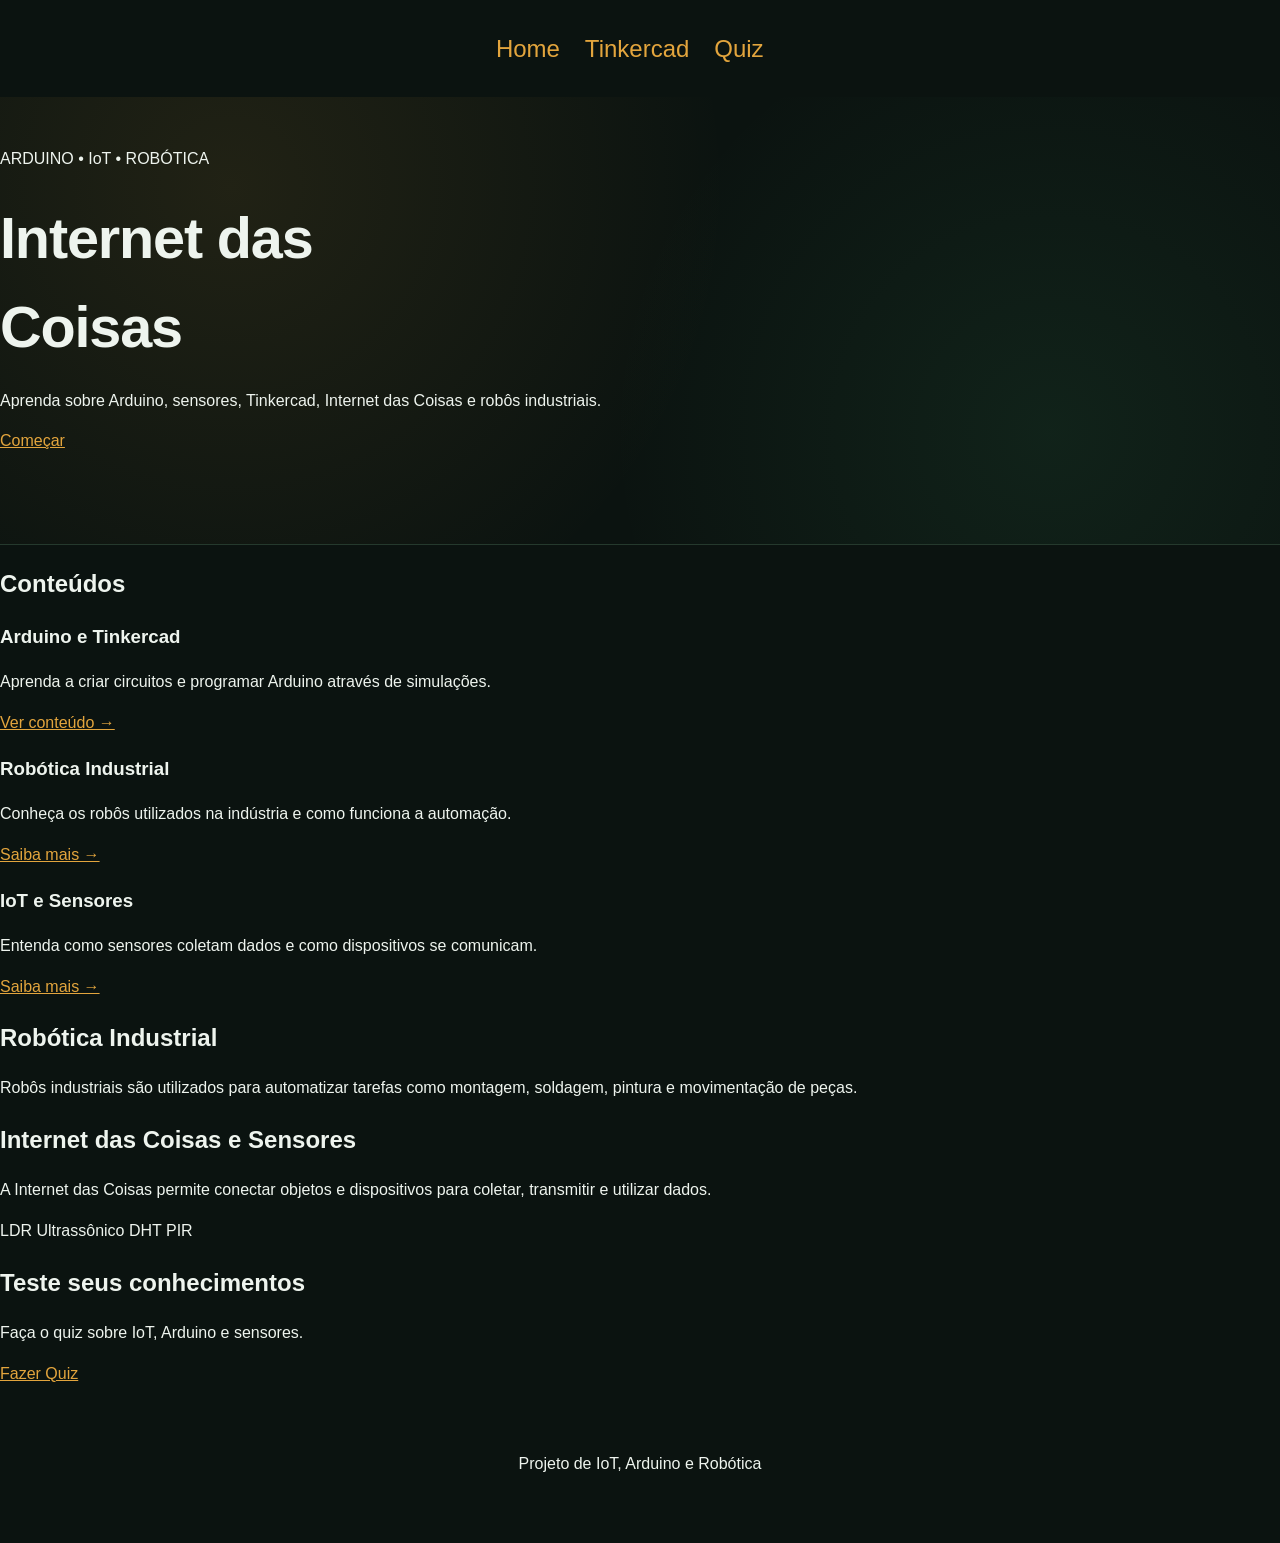
<file: index.html>
<!DOCTYPE html>
<html lang="pt-BR">

<head>
    <meta charset="UTF-8">
    <meta name="viewport" content="width=device-width, initial-scale=1.0">
    <link rel="stylesheet" href="./css/style.css">
    <title>IoT - Arduino e Robótica</title>
</head>

<body>

    <header>
        <nav>
            <a href="./index.html">Home</a> &emsp;
            <a href="./html/thinkercad.html">Tinkercad</a> &emsp;
            <a href="./html/quiz.html">Quiz</a> &emsp;
        </nav>
    </header>


    <main>

        <section class="hero">
            <span>ARDUINO • IoT • ROBÓTICA</span>

            <h1>
                Internet das Coisas
            </h1>

            <p>
                Aprenda sobre Arduino, sensores, Tinkercad,
                Internet das Coisas e robôs industriais.
            </p>

            <a class="botao" href="#conteudos">
                Começar
            </a>
        </section>


        <section id="conteudos">

            <h2>Conteúdos</h2>

            <div class="cards">

                <article>
                    <h3>Arduino e Tinkercad</h3>

                    <p>
                        Aprenda a criar circuitos e programar
                        Arduino através de simulações.
                    </p>

                    <a href="./html/thinkercad.html">
                        Ver conteúdo →
                    </a>
                </article>


                <article>
                    <h3>Robótica Industrial</h3>

                    <p>
                        Conheça os robôs utilizados na indústria
                        e como funciona a automação.
                    </p>

                    <a href="#robotica">
                        Saiba mais →
                    </a>
                </article>


                <article>
                    <h3>IoT e Sensores</h3>

                    <p>
                        Entenda como sensores coletam dados
                        e como dispositivos se comunicam.
                    </p>

                    <a href="#iot">
                        Saiba mais →
                    </a>
                </article>

            </div>

        </section>


        <section id="robotica" class="conteudo">

            <h2>Robótica Industrial</h2>

            <p>
                Robôs industriais são utilizados para automatizar
                tarefas como montagem, soldagem, pintura e movimentação
                de peças.
            </p>

        </section>


        <section id="iot" class="conteudo">

            <h2>Internet das Coisas e Sensores</h2>

            <p>
                A Internet das Coisas permite conectar objetos e
                dispositivos para coletar, transmitir e utilizar dados.
            </p>

            <div class="sensores">
                <span>LDR</span>
                <span>Ultrassônico</span>
                <span>DHT</span>
                <span>PIR</span>
            </div>

        </section>


        <section class="quiz">

            <h2>Teste seus conhecimentos</h2>

            <p>
                Faça o quiz sobre IoT, Arduino e sensores.
            </p>

            <a class="botao" href="./html/quiz.html">
                Fazer Quiz
            </a>

        </section>

    </main>


    <footer>
        <p>
            Projeto de IoT, Arduino e Robótica
        </p>
    </footer>


    <script src="./js/script.js"></script>

</body>

</html>
</file>
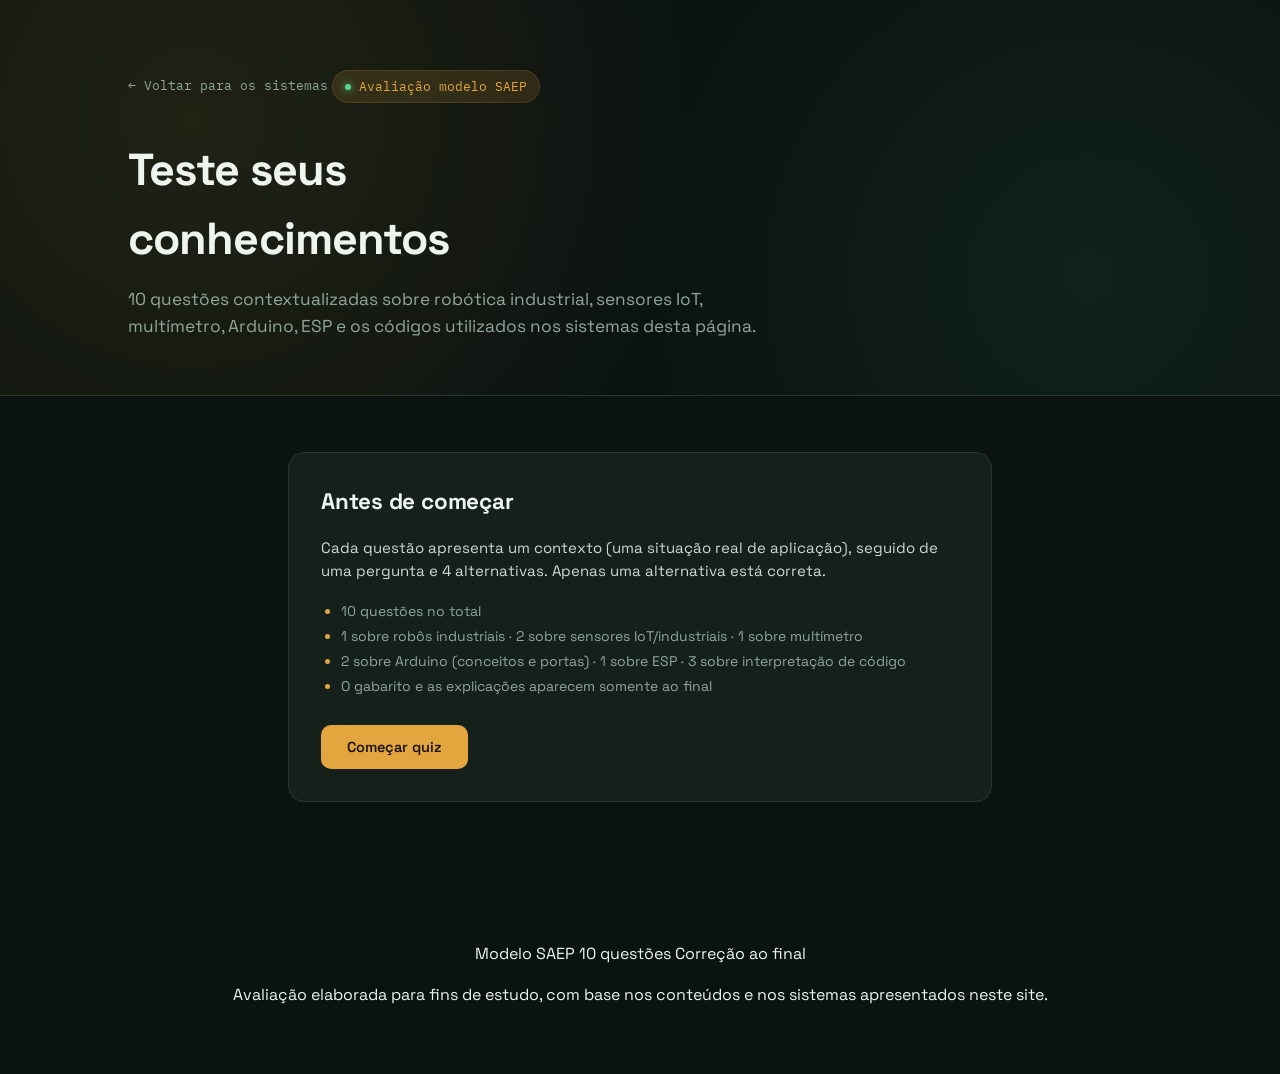
<file: quiz.html>
<!DOCTYPE html>
<html lang="pt-br">
<head>
<meta charset="UTF-8">
<meta name="viewport" content="width=device-width, initial-scale=1.0">
<title>Quiz SAEP — Sistemas Arduino</title>
<link rel="preconnect" href="https://fonts.googleapis.com">
<link rel="preconnect" href="https://fonts.gstatic.com" crossorigin>
<link href="https://fonts.googleapis.com/css2?family=Space+Grotesk:wght@400;500;600;700&family=IBM+Plex+Mono:wght@400;500;600&display=swap" rel="stylesheet">
<link rel="stylesheet" href="style.css">
<link rel="stylesheet" href="quiz.css">
</head>
<body>

  <header class="quiz-header">
    <div class="wrap">
      <a class="back-link" href="index.html">← Voltar para os sistemas</a>
      <span class="eyebrow-chip"><span class="dot"></span> Avaliação modelo SAEP</span>
      <h1>Teste seus conhecimentos</h1>
      <p class="lead">10 questões contextualizadas sobre robótica industrial, sensores IoT, multímetro, Arduino, ESP e os códigos utilizados nos sistemas desta página.</p>
    </div>
  </header>

  <main class="wrap quiz-main">

    <!-- ---------- TELA INICIAL ---------- -->
    <section id="intro-screen" class="quiz-card">
      <h2>Antes de começar</h2>
      <p>Cada questão apresenta um contexto (uma situação real de aplicação), seguido de uma pergunta e 4 alternativas. Apenas uma alternativa está correta.</p>
      <ul>
        <li>10 questões no total</li>
        <li>1 sobre robôs industriais · 2 sobre sensores IoT/industriais · 1 sobre multímetro</li>
        <li>2 sobre Arduino (conceitos e portas) · 1 sobre ESP · 3 sobre interpretação de código</li>
        <li>O gabarito e as explicações aparecem somente ao final</li>
      </ul>
      <button id="start-btn" class="btn-primary">Começar quiz</button>
    </section>

    <!-- ---------- TELA DA QUESTÃO ---------- -->
    <section id="quiz-screen" class="quiz-card" hidden>
      <div class="quiz-progress">
        <div class="progress-track"><div class="progress-fill" id="progress-fill"></div></div>
        <span id="progress-text">Questão 1 de 10</span>
      </div>

      <span class="tema-badge" id="tema-badge"></span>
      <div class="contexto-box" id="contexto-box"></div>
      <p class="pergunta" id="pergunta-text"></p>
      <div class="alternativas" id="alternativas-container"></div>

      <div class="quiz-nav">
        <button id="prev-btn" class="btn-secondary">Voltar</button>
        <button id="next-btn" class="btn-primary" disabled>Próxima</button>
      </div>
    </section>

    <!-- ---------- TELA DE RESULTADO ---------- -->
    <section id="result-screen" class="quiz-card" hidden>
      <h2>Resultado</h2>
      <div class="score-box">
        <span class="score-number" id="score-number">0/10</span>
        <span class="score-label" id="score-label"></span>
      </div>
      <button id="restart-btn" class="btn-secondary">Refazer quiz</button>
      <div class="review-list" id="review-list"></div>
    </section>

  </main>

  <footer>
    <div class="badges">
      <span class="meta-pill">Modelo SAEP</span>
      <span class="meta-pill">10 questões</span>
      <span class="meta-pill">Correção ao final</span>
    </div>
    <p>Avaliação elaborada para fins de estudo, com base nos conteúdos e nos sistemas apresentados neste site.</p>
  </footer>

<script src="quiz.js"></script>
</body>
</html>
</file>
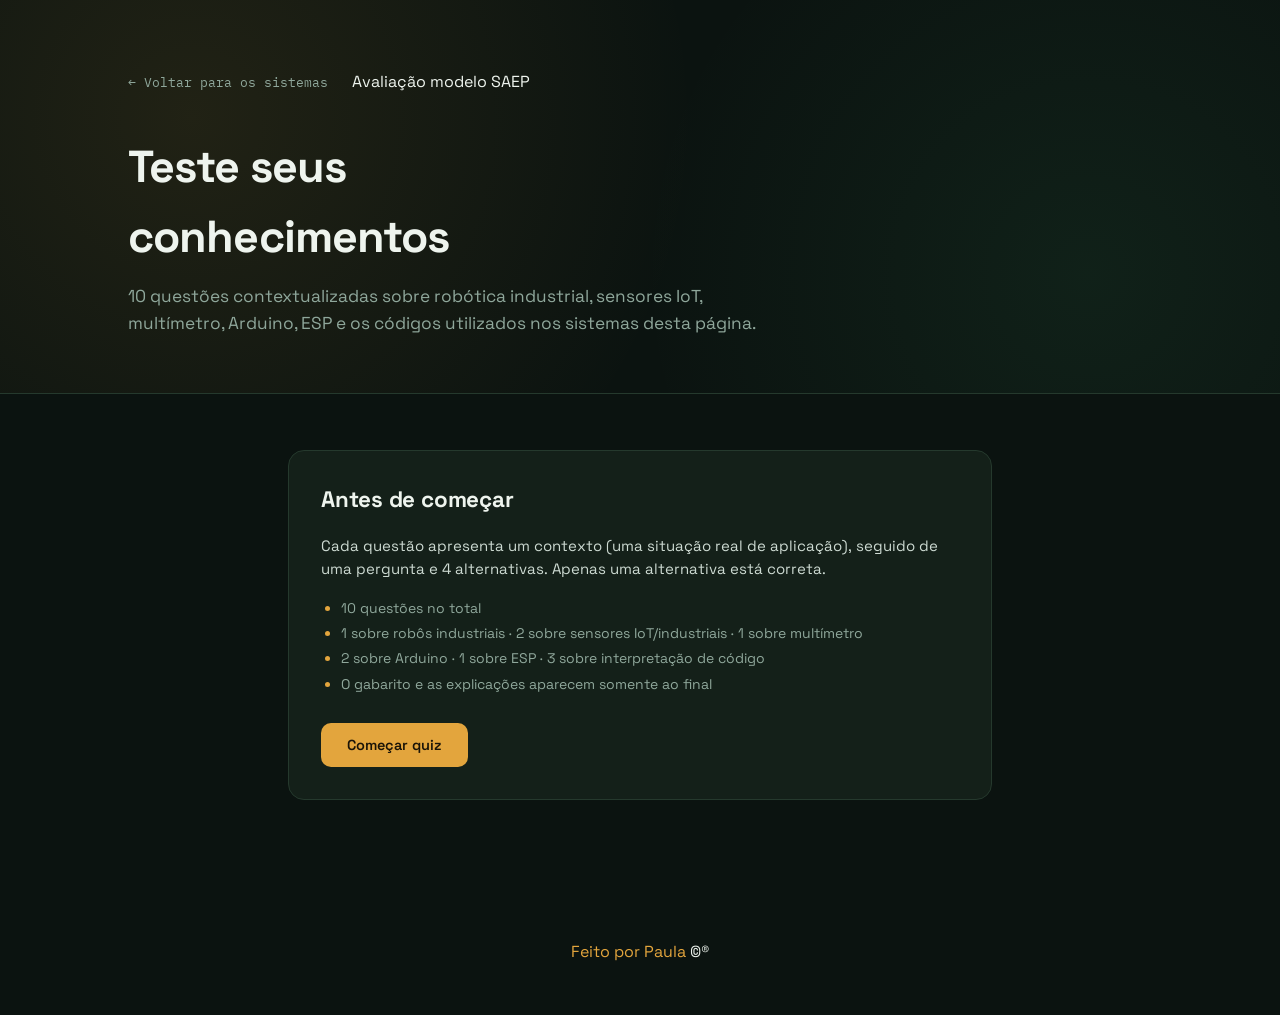
<file: html/quiz.html>
<!DOCTYPE html>
<html lang="pt-br">
<head>
<meta charset="UTF-8">
<meta name="viewport" content="width=device-width, initial-scale=1.0">
<title>Quiz SAEP — Sistemas Arduino</title>
<link rel="preconnect" href="https://fonts.googleapis.com">
<link rel="preconnect" href="https://fonts.gstatic.com" crossorigin>
<link href="https://fonts.googleapis.com/css2?family=Space+Grotesk:wght@400;500;600;700&family=IBM+Plex+Mono:wght@400;500;600&display=swap" rel="stylesheet">
<script src="../js/quiz.js"defer></script>
<link rel="stylesheet" href="../css/style.css">
<link rel="stylesheet" href="../css/quiz.css">
</head>
<body>
  <header class="quiz-header">
    <div class="wrap">
      <a class="back-link" href="../index.html">← Voltar para os sistemas</a> &emsp;
      </span> Avaliação modelo SAEP</span>
      <h1>Teste seus conhecimentos</h1>
      <p class="lead">10 questões contextualizadas sobre robótica industrial, sensores IoT, multímetro, Arduino, ESP e os códigos utilizados nos sistemas desta página.</p>
    </div>
  </header>

  <main class="wrap quiz-main">

    <!-- ---------- TELA INICIAL ---------- -->
    <section id="intro-screen" class="quiz-card">
      <h2>Antes de começar</h2>
      <p>Cada questão apresenta um contexto (uma situação real de aplicação), seguido de uma pergunta e 4 alternativas. Apenas uma alternativa está correta.</p>
      <ul>
        <li>10 questões no total</li>
        <li>1 sobre robôs industriais · 2 sobre sensores IoT/industriais · 1 sobre multímetro</li>
        <li>2 sobre Arduino · 1 sobre ESP · 3 sobre interpretação de código</li>
        <li>O gabarito e as explicações aparecem somente ao final</li>
      </ul>
      <button id="start-btn" class="btn-primary">Começar quiz</button>
    </section>

    <!-- ---------- TELA DA QUESTÃO ---------- -->
    <section id="quiz-screen" class="quiz-card" hidden>
      <div class="quiz-progress">
        <div class="progress-track"><div class="progress-fill" id="progress-fill"></div></div>
        <span id="progress-text">Questão 1 de 10</span>
      </div>

      <span class="tema-badge" id="tema-badge"></span>
      <div class="contexto-box" id="contexto-box"></div>
      <p class="pergunta" id="pergunta-text"></p>
      <div class="alternativas" id="alternativas-container"></div>

      <div class="quiz-nav">
        <button id="prev-btn" class="btn-secondary">Voltar</button>
        <button id="next-btn" class="btn-primary" disabled>Próxima</button>
      </div>
    </section>

    <!-- ---------- TELA DE RESULTADO ---------- -->
    <section id="result-screen" class="quiz-card" hidden>
      <h2>Resultado</h2>
      <div class="score-box">
        <span class="score-number" id="score-number">0/10</span>
        <span class="score-label" id="score-label"></span>
      </div>
      <button id="restart-btn" class="btn-secondary">Refazer quiz</button>
      <div class="review-list" id="review-list"></div>
    </section>

  </main>

  <footer>
    <div class="badges">
      <a>Feito por Paula </a>&copy;&reg;
    </div>
  </footer>
</body>
</html>
</file>
<file: css/style.css>
/* =========================================================
   Sistemas Arduino — Tinkercad + Testes Físicos
   Folha de estilos
   ========================================================= */

:root{
  --bg:#0b1310;
  --bg-elev:#0f1a15;
  --panel:#142019;
  --panel-2:#0f1913;
  --border:#25392d;
  --text:#eef4ee;
  --muted:#8fa79b;
  --amber:#e3a53d;
  --amber-soft:rgba(227,165,61,.14);
  --green:#54d98c;
  --red:#ef5a4c;
  --yellow:#f0c94d;
  --mono:'IBM Plex Mono', monospace;
  --sans:'Space Grotesk', sans-serif;
}

*{box-sizing:border-box;}
html{scroll-behavior:smooth;}
body{
  margin:0;
  background:var(--bg);
  color:var(--text);
  font-family:var(--sans);
  line-height:1.55;
  -webkit-font-smoothing:antialiased;
}
::selection{background:var(--amber);color:#12190f;}

a{color:var(--amber);}

img,svg{display:block;}

.wrap{
  max-width:1080px;
  margin:0 auto;
  padding:0 28px;
}

/* ---------- HERO ---------- */
.hero{
  position:relative;
  overflow:hidden;
  padding:50px 0 90px;
  background:
    radial-gradient(circle at 18% 20%, rgba(227,165,61,.10), transparent 45%),
    radial-gradient(circle at 82% 75%, rgba(84,217,140,.08), transparent 40%),
    var(--bg);
  border-bottom:1px solid var(--border);
}
nav{
  text-align: center;
  padding: 30px 0 30px;
}
nav a{
  text-decoration: none;
  font-size: 1.5rem;
}
nav a:hover{
  color: var(--green);
}
.hero::before{
  content:"";
  /* position:absolute; */
  inset:0;
  opacity:.5;
  mask-image: radial-gradient(ellipse at 50% 20%, black 0%, transparent 70%);
}
.hero-inner{position:relative;}
@keyframes pulse{
  0%,100%{opacity:1;}
  50%{opacity:.35;}
}
.hero h1{
  font-size:clamp(2.2rem, 5vw, 3.6rem);
  font-weight:700;
  letter-spacing:-.02em;
  margin:22px 0 16px;
  max-width:14ch;
}
.hero p.lead{
  color:var(--muted);
  font-size:clamp(1rem, 1.6vw, 1.18rem);
  max-width:56ch;
  margin:0 0 34px;
}
.hero-meta{
  display:flex;
  flex-wrap:wrap;
  gap:10px;
}


/* ---------- NAV ---------- */
.toc{
  position:sticky;
  top:0;
  z-index:20;
  background:rgba(11,19,16,.86);
  backdrop-filter:blur(10px);
  border-bottom:1px solid var(--border);
}
.toc-inner{
  max-width:1080px;
  margin:0 auto;
  padding:0 28px;
  display:flex;
  gap:6px;
  overflow-x:auto;
}
.toc a{
  display:block;
  white-space:nowrap;
  padding:16px 16px;
  font-size:14px;
  color:var(--muted);
  text-decoration:none;
  border-bottom:2px solid transparent;
  transition:color .15s, border-color .15s;
}
.toc a:hover{color:var(--text); border-color:var(--amber-soft);}

/* ---------- SYSTEM SECTIONS ---------- */
.sistema{
  padding:90px 0 0;
  border-bottom:1px solid var(--border);
}
.sistema:last-of-type{border-bottom:none;}

.sis-head{
  display:flex;
  align-items:baseline;
  gap:16px;
  margin-bottom:8px;
}
.sis-num{
  font-family:var(--mono);
  color:var(--amber);
  font-size:14px;
  letter-spacing:.02em;
}
.sistema h2{
  font-size:clamp(1.5rem, 3vw, 2.1rem);
  margin:0;
  letter-spacing:-.01em;
}
.sis-tag{
  color:var(--muted);
  font-size:15px;
  max-width:70ch;
  margin:10px 0 36px;
}

.grid-2{
  display:grid;
  grid-template-columns:1.05fr .95fr;
  gap:32px;
  align-items:start;
}
@media (max-width:860px){
  .grid-2{grid-template-columns:1fr;}
}

.panel{
  background:var(--panel);
  border:1px solid var(--border);
  border-radius:14px;
  padding:22px 24px;
}

.panel h3{
  font-size:15px;
  margin:0 0 14px;
  color:var(--text);
  font-weight:600;
}
.panel h3 .fn{
  color:var(--muted);
  font-weight:400;
  font-family:var(--mono);
  font-size:12.5px;
  margin-left:8px;
}

.desc p{
  color:#cddad2;
  font-size:15px;
  margin:0 0 14px;
}
.sensor-list{
  list-style:none;
  padding:0;
  margin:0 0 4px;
  display:flex;
  flex-direction:column;
  gap:8px;
}
.sensor-list li{
  font-size:13.5px;
  color:var(--muted);
  display:flex;
  gap:10px;
}
.sensor-list li b{color:var(--text); font-weight:600; min-width:auto;}

/* logic table */
.logic{
  margin-top:18px;
  border-top:1px solid var(--border);
  padding-top:16px;
}
.logic-row{
  display:flex;
  justify-content:space-between;
  gap:14px;
  padding:8px 0;
  font-size:13.5px;
  border-bottom:1px dashed var(--border);
}
.logic-row:last-child{border-bottom:none;}
.logic-row .cond{color:#cddad2;}
.logic-row .out{
  font-family:var(--mono);
  color:var(--amber);
  white-space:nowrap;
}

/* video box */
.video-box{
  background:var(--panel-2);
  border:1px dashed var(--border);
  border-radius:14px;
  aspect-ratio:16/10;
  display:flex;
  flex-direction:column;
  align-items:center;
  justify-content:center;
  text-align:center;
  gap:10px;
  padding:24px;
}
.video-box svg{opacity:.5;}
.video-box p{
  margin:0;
  font-size:14px;
  color:var(--muted);
}
.video-box video{
  font-family:var(--mono);
  display: flex;
  align-self: center;
  font-size:11.5px;
  color:#5f7469;
  max-width:500px;
}

/* simulator */
.sim{
  margin-top:18px;
  border-top:1px solid var(--border);
  padding-top:18px;
  display:flex;
  flex-direction:column;
  gap:14px;
}
.sim label{
  display:flex;
  justify-content:space-between;
  font-size:12.5px;
  font-family:var(--mono);
  color:var(--muted);
  margin-bottom:6px;
}
.sim label span{color:var(--amber);}
.sim input[type=range]{
  width:100%;
  accent-color:var(--amber);
}
.btn-toggle{
  align-self:flex-start;
  font-family:var(--mono);
  font-size:13px;
  background:var(--bg-elev);
  border:1px solid var(--border);
  color:var(--text);
  padding:9px 14px;
  border-radius:8px;
  cursor:pointer;
}
.btn-toggle:hover{border-color:var(--amber);}
.btn-toggle span{color:var(--amber); font-weight:600;}

.sim-result{
  display:flex;
  align-items:center;
  gap:12px;
  background:var(--bg-elev);
  border:1px solid var(--border);
  border-radius:10px;
  padding:12px 14px;
}
.led{
  width:16px;height:16px;
  border-radius:50%;
  background:#2a352d;
  border:1px solid var(--border);
  transition:background .1s, box-shadow .1s;
  flex-shrink:0;
}
.led.on{background:var(--green); box-shadow:0 0 14px var(--green);}
.led.on.red{background:var(--red); box-shadow:0 0 14px var(--red);}
.led.on.yellow{background:var(--yellow); box-shadow:0 0 14px var(--yellow);}
#status1, #status2{font-size:13.5px; color:var(--muted);}

.leds3{gap:18px;}
.led-trio{display:flex; align-items:center; gap:6px; font-family:var(--mono); font-size:12px; color:var(--muted);}

/* code panel */
.code-panel{
  margin-top:28px;
  background:var(--panel-2);
  border:1px solid var(--border);
  border-radius:14px;
  overflow:hidden;
}
.code-bar{
  display:flex;
  align-items:center;
  justify-content:space-between;
  padding:12px 18px;
  border-bottom:1px solid var(--border);
  background:var(--panel);
}
.code-bar .fname{
  font-family:var(--mono);
  font-size:13px;
  color:var(--muted);
}
.code-bar .fname b{color:var(--text);}
.copy-btn{
  font-family:var(--mono);
  font-size:12px;
  background:transparent;
  border:1px solid var(--border);
  color:var(--muted);
  padding:6px 12px;
  border-radius:7px;
  cursor:pointer;
  transition:.15s;
}
.copy-btn:hover{color:var(--amber); border-color:var(--amber);}
.copy-btn.done{color:var(--green); border-color:var(--green);}

pre{
  margin:0;
  padding:20px 22px;
  overflow-x:auto;
  max-height:480px;
}
pre code{
  font-family:var(--mono);
  font-size:13px;
  line-height:1.65;
  color:#cfe3d6;
  white-space:pre;
}

/* footer */
footer{
  padding:50px 0 50px;
  text-align:center;
}

@media (prefers-reduced-motion: reduce){
  *{animation-duration:0.001ms !important; animation-iteration-count:1 !important; transition-duration:0.001ms !important;}
  html{scroll-behavior:auto;}
}
 
/* =========================================================
   HOME — estilos adicionais
   Não remover os estilos acima.
   ========================================================= */

.home-hero {
    padding: 90px 0;
}

.home-hero span {
    color: var(--amber);
    font-family: var(--mono);
    font-size: 13px;
}

.home-hero h1 {
align-self: center;    
max-width: 700px;
    font-size: clamp(2.4rem, 5vw, 3.5rem);
}

.home-hero p {
    max-width: 600px;
    color: var(--muted);
    font-size: 18px;
}

.home-btn {
    display: inline-block;
    margin-top: 20px;
    padding: 12px 22px;

    background: var(--amber);
    color: #171208;

    border-radius: 8px;
    text-decoration: none;
    font-weight: 600;
}

.home-btn:hover {
    filter: brightness(1.1);
}


/* CARDS DA HOME */

.home-cards {
    display: grid;
    grid-template-columns: repeat(3, 1fr);
    gap: 20px;
}

.home-card {
    padding: 24px;

    background: var(--panel);
    border: 1px solid var(--border);
    border-radius: 12px;
}

.home-card h3 {
    margin-top: 0;
}

.home-card p {
    color: var(--muted);
    line-height: 1.6;
}

.home-card a {
    color: var(--amber);
    text-decoration: none;
}


/* SEÇÕES DA HOME */

.home-section {
    padding: 60px 0;
    border-bottom: 1px solid var(--border);
}

.home-section p {
    max-width: 700px;
    color: var(--muted);
    line-height: 1.6;
}


/* SENSORES */

.home-sensors {
    display: flex;
    flex-wrap: wrap;
    gap: 10px;
    margin-top: 20px;
}

.home-sensors span {
    padding: 8px 14px;

    color: var(--green);

    background: var(--panel);
    border: 1px solid var(--border);
    border-radius: 20px;

    font-family: var(--mono);
    font-size: 12px;
}


/* QUIZ */

.home-quiz {
    margin: 60px 0;
    padding: 40px;

    text-align: center;

    background: var(--panel);
    border: 1px solid var(--border);
    border-radius: 14px;
}

.home-quiz p {
    max-width: 600px;
    margin: 0 auto;
    color: var(--muted);
}


/* RESPONSIVO */

@media (max-width: 700px) {

    .home-cards {
        grid-template-columns: 1fr;
    }

    .home-hero {
        padding: 60px 0;
    }

    .home-hero h1 {
        font-size: 2.3rem;
    }

}
</file>
<file: style.css>
/* =========================================================
   Sistemas Arduino — Tinkercad + Testes Físicos
   Folha de estilos
   ========================================================= */

:root{
  --bg:#0b1310;
  --bg-elev:#0f1a15;
  --panel:#142019;
  --panel-2:#0f1913;
  --border:#25392d;
  --text:#eef4ee;
  --muted:#8fa79b;
  --amber:#e3a53d;
  --amber-soft:rgba(227,165,61,.14);
  --green:#54d98c;
  --red:#ef5a4c;
  --yellow:#f0c94d;
  --mono:'IBM Plex Mono', monospace;
  --sans:'Space Grotesk', sans-serif;
}

*{box-sizing:border-box;}
html{scroll-behavior:smooth;}
body{
  margin:0;
  background:var(--bg);
  color:var(--text);
  font-family:var(--sans);
  line-height:1.55;
  -webkit-font-smoothing:antialiased;
}
::selection{background:var(--amber);color:#12190f;}

a{color:var(--amber);}

img,svg{display:block;}

.wrap{
  max-width:1080px;
  margin:0 auto;
  padding:0 28px;
}

/* ---------- HERO ---------- */
.hero{
  position:relative;
  overflow:hidden;
  padding:120px 0 90px;
  background:
    radial-gradient(circle at 18% 20%, rgba(227,165,61,.10), transparent 45%),
    radial-gradient(circle at 82% 75%, rgba(84,217,140,.08), transparent 40%),
    var(--bg);
  border-bottom:1px solid var(--border);
}
.hero::before{
  content:"";
  position:absolute;
  inset:0;
  opacity:.5;
  mask-image: radial-gradient(ellipse at 50% 20%, black 0%, transparent 70%);
}
.hero-inner{position:relative;}
.eyebrow-chip{
  display:inline-flex;
  align-items:center;
  gap:8px;
  font-family:var(--mono);
  font-size:12.5px;
  color:var(--amber);
  border:1px solid var(--amber-soft);
  background:var(--amber-soft);
  padding:6px 12px;
  border-radius:999px;
}
.eyebrow-chip .dot{
  width:6px;height:6px;border-radius:50%;
  background:var(--green);
  box-shadow:0 0 8px var(--green);
  animation:pulse 2s ease-in-out infinite;
}
@keyframes pulse{
  0%,100%{opacity:1;}
  50%{opacity:.35;}
}
.hero h1{
  font-size:clamp(2.2rem, 5vw, 3.6rem);
  font-weight:700;
  letter-spacing:-.02em;
  margin:22px 0 16px;
  max-width:14ch;
}
.hero p.lead{
  color:var(--muted);
  font-size:clamp(1rem, 1.6vw, 1.18rem);
  max-width:56ch;
  margin:0 0 34px;
}
.hero-meta{
  display:flex;
  flex-wrap:wrap;
  gap:10px;
}


/* ---------- NAV ---------- */
.toc{
  position:sticky;
  top:0;
  z-index:20;
  background:rgba(11,19,16,.86);
  backdrop-filter:blur(10px);
  border-bottom:1px solid var(--border);
}
.toc-inner{
  max-width:1080px;
  margin:0 auto;
  padding:0 28px;
  display:flex;
  gap:6px;
  overflow-x:auto;
}
.toc a{
  display:block;
  white-space:nowrap;
  padding:16px 16px;
  font-size:14px;
  color:var(--muted);
  text-decoration:none;
  border-bottom:2px solid transparent;
  transition:color .15s, border-color .15s;
}
.toc a:hover{color:var(--text); border-color:var(--amber-soft);}

/* ---------- SYSTEM SECTIONS ---------- */
.sistema{
  padding:90px 0 0;
  border-bottom:1px solid var(--border);
}
.sistema:last-of-type{border-bottom:none;}

.sis-head{
  display:flex;
  align-items:baseline;
  gap:16px;
  margin-bottom:8px;
}
.sis-num{
  font-family:var(--mono);
  color:var(--amber);
  font-size:14px;
  letter-spacing:.02em;
}
.sistema h2{
  font-size:clamp(1.5rem, 3vw, 2.1rem);
  margin:0;
  letter-spacing:-.01em;
}
.sis-tag{
  color:var(--muted);
  font-size:15px;
  max-width:70ch;
  margin:10px 0 36px;
}

.grid-2{
  display:grid;
  grid-template-columns:1.05fr .95fr;
  gap:32px;
  align-items:start;
}
@media (max-width:860px){
  .grid-2{grid-template-columns:1fr;}
}

.panel{
  background:var(--panel);
  border:1px solid var(--border);
  border-radius:14px;
  padding:22px 24px;
}

.panel h3{
  font-size:15px;
  margin:0 0 14px;
  color:var(--text);
  font-weight:600;
}
.panel h3 .fn{
  color:var(--muted);
  font-weight:400;
  font-family:var(--mono);
  font-size:12.5px;
  margin-left:8px;
}

.desc p{
  color:#cddad2;
  font-size:15px;
  margin:0 0 14px;
}
.sensor-list{
  list-style:none;
  padding:0;
  margin:0 0 4px;
  display:flex;
  flex-direction:column;
  gap:8px;
}
.sensor-list li{
  font-size:13.5px;
  color:var(--muted);
  display:flex;
  gap:10px;
}
.sensor-list li b{color:var(--text); font-weight:600; min-width:auto;}

/* logic table */
.logic{
  margin-top:18px;
  border-top:1px solid var(--border);
  padding-top:16px;
}
.logic-row{
  display:flex;
  justify-content:space-between;
  gap:14px;
  padding:8px 0;
  font-size:13.5px;
  border-bottom:1px dashed var(--border);
}
.logic-row:last-child{border-bottom:none;}
.logic-row .cond{color:#cddad2;}
.logic-row .out{
  font-family:var(--mono);
  color:var(--amber);
  white-space:nowrap;
}

/* video box */
.video-box{
  background:var(--panel-2);
  border:1px dashed var(--border);
  border-radius:14px;
  aspect-ratio:16/10;
  display:flex;
  flex-direction:column;
  align-items:center;
  justify-content:center;
  text-align:center;
  gap:10px;
  padding:24px;
}
.video-box svg{opacity:.5;}
.video-box p{
  margin:0;
  font-size:14px;
  color:var(--muted);
}
.video-box video{
  font-family:var(--mono);
  display: flex;
  align-self: center;
  font-size:11.5px;
  color:#5f7469;
  max-width:500px;
}

/* simulator */
.sim{
  margin-top:18px;
  border-top:1px solid var(--border);
  padding-top:18px;
  display:flex;
  flex-direction:column;
  gap:14px;
}
.sim label{
  display:flex;
  justify-content:space-between;
  font-size:12.5px;
  font-family:var(--mono);
  color:var(--muted);
  margin-bottom:6px;
}
.sim label span{color:var(--amber);}
.sim input[type=range]{
  width:100%;
  accent-color:var(--amber);
}
.btn-toggle{
  align-self:flex-start;
  font-family:var(--mono);
  font-size:13px;
  background:var(--bg-elev);
  border:1px solid var(--border);
  color:var(--text);
  padding:9px 14px;
  border-radius:8px;
  cursor:pointer;
}
.btn-toggle:hover{border-color:var(--amber);}
.btn-toggle span{color:var(--amber); font-weight:600;}

.sim-result{
  display:flex;
  align-items:center;
  gap:12px;
  background:var(--bg-elev);
  border:1px solid var(--border);
  border-radius:10px;
  padding:12px 14px;
}
.led{
  width:16px;height:16px;
  border-radius:50%;
  background:#2a352d;
  border:1px solid var(--border);
  transition:background .1s, box-shadow .1s;
  flex-shrink:0;
}
.led.on{background:var(--green); box-shadow:0 0 14px var(--green);}
.led.on.red{background:var(--red); box-shadow:0 0 14px var(--red);}
.led.on.yellow{background:var(--yellow); box-shadow:0 0 14px var(--yellow);}
#status1, #status2{font-size:13.5px; color:var(--muted);}

.leds3{gap:18px;}
.led-trio{display:flex; align-items:center; gap:6px; font-family:var(--mono); font-size:12px; color:var(--muted);}

/* code panel */
.code-panel{
  margin-top:28px;
  background:var(--panel-2);
  border:1px solid var(--border);
  border-radius:14px;
  overflow:hidden;
}
.code-bar{
  display:flex;
  align-items:center;
  justify-content:space-between;
  padding:12px 18px;
  border-bottom:1px solid var(--border);
  background:var(--panel);
}
.code-bar .fname{
  font-family:var(--mono);
  font-size:13px;
  color:var(--muted);
}
.code-bar .fname b{color:var(--text);}
.copy-btn{
  font-family:var(--mono);
  font-size:12px;
  background:transparent;
  border:1px solid var(--border);
  color:var(--muted);
  padding:6px 12px;
  border-radius:7px;
  cursor:pointer;
  transition:.15s;
}
.copy-btn:hover{color:var(--amber); border-color:var(--amber);}
.copy-btn.done{color:var(--green); border-color:var(--green);}

pre{
  margin:0;
  padding:20px 22px;
  overflow-x:auto;
  max-height:480px;
}
pre code{
  font-family:var(--mono);
  font-size:13px;
  line-height:1.65;
  color:#cfe3d6;
  white-space:pre;
}

/* footer */
footer{
  padding:50px 0 50px;
  text-align:center;
}

@media (prefers-reduced-motion: reduce){
  *{animation-duration:0.001ms !important; animation-iteration-count:1 !important; transition-duration:0.001ms !important;}
  html{scroll-behavior:auto;}
}
</file>
<file: quiz.css>
/* =========================================================
   Quiz SAEP — estilos específicos desta página
   (usa as variáveis definidas em style.css)
   ========================================================= */

/* ---------- cabeçalho da página ---------- */
.quiz-header{
  position:relative;
  overflow:hidden;
  padding:70px 0 56px;
  background:
    radial-gradient(circle at 15% 30%, rgba(227,165,61,.10), transparent 45%),
    radial-gradient(circle at 85% 70%, rgba(84,217,140,.07), transparent 40%),
    var(--bg);
  border-bottom:1px solid var(--border);
}
.back-link{
  display:inline-flex;
  align-items:center;
  gap:6px;
  font-family:var(--mono);
  font-size:12.5px;
  color:var(--muted);
  text-decoration:none;
  margin-bottom:22px;
}
.back-link:hover{color:var(--amber);}
.quiz-header h1{
  font-size:clamp(1.9rem, 4.2vw, 2.8rem);
  font-weight:700;
  letter-spacing:-.02em;
  margin:18px 0 12px;
  max-width:18ch;
}
.quiz-header p.lead{
  color:var(--muted);
  font-size:clamp(.98rem, 1.4vw, 1.08rem);
  max-width:60ch;
  margin:0;
}

/* ---------- layout principal ---------- */
.quiz-main{
  padding:56px 28px 90px;
  max-width:760px;
}

.quiz-card{
  background:var(--panel);
  border:1px solid var(--border);
  border-radius:16px;
  padding:32px;
}
.quiz-card h2{
  margin:0 0 16px;
  font-size:1.4rem;
  letter-spacing:-.01em;
}
.quiz-card > p{
  color:#cddad2;
  font-size:15px;
  margin:0 0 16px;
}
.quiz-card ul{
  color:var(--muted);
  font-size:14px;
  line-height:1.8;
  margin:0 0 26px;
  padding-left:20px;
}
.quiz-card ul li::marker{color:var(--amber);}

/* ---------- botões ---------- */
.btn-primary{
  font-family:var(--sans);
  font-weight:600;
  font-size:14.5px;
  background:var(--amber);
  color:#1a1408;
  border:none;
  padding:13px 26px;
  border-radius:10px;
  cursor:pointer;
  transition:filter .15s, transform .15s;
}
.btn-primary:hover{filter:brightness(1.08);}
.btn-primary:disabled{
  background:var(--bg-elev);
  color:var(--muted);
  cursor:not-allowed;
  filter:none;
}
.btn-secondary{
  font-family:var(--sans);
  font-weight:600;
  font-size:14.5px;
  background:transparent;
  color:var(--text);
  border:1px solid var(--border);
  padding:12px 24px;
  border-radius:10px;
  cursor:pointer;
  transition:border-color .15s, color .15s;
}
.btn-secondary:hover{border-color:var(--amber); color:var(--amber);}

/* ---------- barra de progresso ---------- */
.quiz-progress{
  display:flex;
  align-items:center;
  gap:14px;
  margin-bottom:22px;
}
.progress-track{
  flex:1;
  height:6px;
  background:var(--bg-elev);
  border-radius:999px;
  overflow:hidden;
}
.progress-fill{
  height:100%;
  width:10%;
  background:var(--amber);
  border-radius:999px;
  transition:width .25s ease;
}
#progress-text{
  font-family:var(--mono);
  font-size:12.5px;
  color:var(--muted);
  white-space:nowrap;
}

/* ---------- badge de tema ---------- */
.tema-badge{
  display:inline-block;
  font-family:var(--mono);
  font-size:11.5px;
  color:var(--amber);
  background:var(--amber-soft);
  border:1px solid var(--amber-soft);
  padding:5px 11px;
  border-radius:999px;
  margin-bottom:18px;
}

/* ---------- contexto ---------- */
.contexto-box{
  background:var(--bg-elev);
  border-left:3px solid var(--amber);
  border-radius:0 10px 10px 0;
  padding:16px 18px;
  font-size:14px;
  color:var(--muted);
  line-height:1.7;
  margin-bottom:20px;
}
.contexto-box code{
  display:block;
  font-family:var(--mono);
  font-size:12.5px;
  color:#cfe3d6;
  background:var(--panel-2);
  border:1px solid var(--border);
  border-radius:8px;
  padding:12px 14px;
  margin-top:10px;
  white-space:pre;
  overflow-x:auto;
}

.pergunta{
  font-size:16.5px;
  font-weight:600;
  color:var(--text);
  margin:0 0 20px;
  line-height:1.5;
}

/* ---------- alternativas ---------- */
.alternativas{
  display:flex;
  flex-direction:column;
  gap:10px;
  margin-bottom:28px;
}
.alt-btn{
  display:flex;
  align-items:flex-start;
  gap:12px;
  text-align:left;
  background:var(--bg-elev);
  border:1px solid var(--border);
  border-radius:10px;
  padding:13px 16px;
  cursor:pointer;
  font-family:var(--sans);
  font-size:14px;
  color:#cddad2;
  transition:border-color .15s, background .15s;
}
.alt-btn:hover{border-color:var(--amber-soft);}
.alt-btn.selected{
  border-color:var(--amber);
  background:var(--amber-soft);
  color:var(--text);
}
.alt-letter{
  flex-shrink:0;
  width:24px; height:24px;
  border-radius:6px;
  background:var(--panel-2);
  border:1px solid var(--border);
  display:flex;
  align-items:center;
  justify-content:center;
  font-family:var(--mono);
  font-size:12px;
  color:var(--muted);
}
.alt-btn.selected .alt-letter{
  background:var(--amber);
  border-color:var(--amber);
  color:#1a1408;
}

.quiz-nav{
  display:flex;
  justify-content:space-between;
  gap:12px;
}

/* ---------- tela de resultado ---------- */
.score-box{
  display:flex;
  align-items:baseline;
  gap:12px;
  margin-bottom:22px;
}
.score-number{
  font-family:var(--mono);
  font-size:2.6rem;
  font-weight:600;
  color:var(--amber);
}
.score-label{
  color:var(--muted);
  font-size:14px;
}

.review-list{
  margin-top:30px;
  display:flex;
  flex-direction:column;
  gap:14px;
}
.review-item{
  background:var(--bg-elev);
  border:1px solid var(--border);
  border-radius:12px;
  padding:16px 18px;
}
.review-item-head{
  display:flex;
  align-items:center;
  gap:10px;
  margin-bottom:8px;
}
.review-status{
  font-family:var(--mono);
  font-size:11px;
  padding:3px 9px;
  border-radius:999px;
  border:1px solid var(--border);
}
.review-status.correct{color:var(--green); border-color:var(--green);}
.review-status.wrong{color:var(--red); border-color:var(--red);}
.review-q-num{
  font-family:var(--mono);
  font-size:12px;
  color:var(--muted);
}
.review-pergunta{
  font-size:14px;
  color:var(--text);
  margin:0 0 8px;
  font-weight:600;
}
.review-answer{
  font-size:13px;
  color:var(--muted);
  margin:2px 0;
}
.review-answer b{color:var(--text); font-weight:600;}
.review-explicacao{
  font-size:13px;
  color:#cddad2;
  margin-top:8px;
  padding-top:8px;
  border-top:1px dashed var(--border);
}

[hidden]{display:none !important;}

@media (max-width:600px){
  .quiz-card{padding:24px 20px;}
  .quiz-main{padding:40px 18px 70px;}
}
</file>
<file: css/quiz.css>
/* =========================================================
   Quiz SAEP — estilos específicos desta página
   (usa as variáveis definidas em style.css)
   ========================================================= */

/* ---------- cabeçalho da página ---------- */
.quiz-header{
  position:relative;
  overflow:hidden;
  padding:70px 0 56px;
  background:
    radial-gradient(circle at 15% 30%, rgba(227,165,61,.10), transparent 45%),
    radial-gradient(circle at 85% 70%, rgba(84,217,140,.07), transparent 40%),
    var(--bg);
  border-bottom:1px solid var(--border);
}
.back-link{
  display:inline-flex;
  align-items:center;
  gap:6px;
  font-family:var(--mono);
  font-size:12.5px;
  color:var(--muted);
  text-decoration:none;
  margin-bottom:22px;
}
.back-link:hover{color:var(--amber);}
.quiz-header h1{
  font-size:clamp(1.9rem, 4.2vw, 2.8rem);
  font-weight:700;
  letter-spacing:-.02em;
  margin:18px 0 12px;
  max-width:18ch;
}
.quiz-header p.lead{
  color:var(--muted);
  font-size:clamp(.98rem, 1.4vw, 1.08rem);
  max-width:60ch;
  margin:0;
}

/* ---------- layout principal ---------- */
.quiz-main{
  padding:56px 28px 90px;
  max-width:760px;
}

.quiz-card{
  background:var(--panel);
  border:1px solid var(--border);
  border-radius:16px;
  padding:32px;
}
.quiz-card h2{
  margin:0 0 16px;
  font-size:1.4rem;
  letter-spacing:-.01em;
}
.quiz-card > p{
  color:#cddad2;
  font-size:15px;
  margin:0 0 16px;
}
.quiz-card ul{
  color:var(--muted);
  font-size:14px;
  line-height:1.8;
  margin:0 0 26px;
  padding-left:20px;
}
.quiz-card ul li::marker{color:var(--amber);}

/* ---------- botões ---------- */
.btn-primary{
  font-family:var(--sans);
  font-weight:600;
  font-size:14.5px;
  background:var(--amber);
  color:#1a1408;
  border:none;
  padding:13px 26px;
  border-radius:10px;
  cursor:pointer;
  transition:filter .15s, transform .15s;
}
.btn-primary:hover{filter:brightness(1.08);}
.btn-primary:disabled{
  background:var(--bg-elev);
  color:var(--muted);
  cursor:not-allowed;
  filter:none;
}
.btn-secondary{
  font-family:var(--sans);
  font-weight:600;
  font-size:14.5px;
  background:transparent;
  color:var(--text);
  border:1px solid var(--border);
  padding:12px 24px;
  border-radius:10px;
  cursor:pointer;
  transition:border-color .15s, color .15s;
}
.btn-secondary:hover{border-color:var(--amber); color:var(--amber);}

/* ---------- barra de progresso ---------- */
.quiz-progress{
  display:flex;
  align-items:center;
  gap:14px;
  margin-bottom:22px;
}
.progress-track{
  flex:1;
  height:6px;
  background:var(--bg-elev);
  border-radius:999px;
  overflow:hidden;
}
.progress-fill{
  height:100%;
  width:10%;
  background:var(--amber);
  border-radius:999px;
  transition:width .25s ease;
}
#progress-text{
  font-family:var(--mono);
  font-size:12.5px;
  color:var(--muted);
  white-space:nowrap;
}

/* ---------- badge de tema ---------- */
.tema-badge{
  display:inline-block;
  font-family:var(--mono);
  font-size:11.5px;
  color:var(--amber);
  background:var(--amber-soft);
  border:1px solid var(--amber-soft);
  padding:5px 11px;
  border-radius:999px;
  margin-bottom:18px;
}

/* ---------- contexto ---------- */
.contexto-box{
  background:var(--bg-elev);
  border-left:3px solid var(--amber);
  border-radius:0 10px 10px 0;
  padding:16px 18px;
  font-size:14px;
  color:var(--muted);
  line-height:1.7;
  margin-bottom:20px;
}
.contexto-box code{
  display:block;
  font-family:var(--mono);
  font-size:12.5px;
  color:#cfe3d6;
  background:var(--panel-2);
  border:1px solid var(--border);
  border-radius:8px;
  padding:12px 14px;
  margin-top:10px;
  white-space:pre;
  overflow-x:auto;
}

.pergunta{
  font-size:16.5px;
  font-weight:600;
  color:var(--text);
  margin:0 0 20px;
  line-height:1.5;
}

/* ---------- alternativas ---------- */
.alternativas{
  display:flex;
  flex-direction:column;
  gap:10px;
  margin-bottom:28px;
}
.alt-btn{
  display:flex;
  align-items:flex-start;
  gap:12px;
  text-align:left;
  background:var(--bg-elev);
  border:1px solid var(--border);
  border-radius:10px;
  padding:13px 16px;
  cursor:pointer;
  font-family:var(--sans);
  font-size:14px;
  color:#cddad2;
  transition:border-color .15s, background .15s;
}
.alt-btn:hover{border-color:var(--amber-soft);}
.alt-btn.selected{
  border-color:var(--amber);
  background:var(--amber-soft);
  color:var(--text);
}
.alt-letter{
  flex-shrink:0;
  width:24px; height:24px;
  border-radius:6px;
  background:var(--panel-2);
  border:1px solid var(--border);
  display:flex;
  align-items:center;
  justify-content:center;
  font-family:var(--mono);
  font-size:12px;
  color:var(--muted);
}
.alt-btn.selected .alt-letter{
  background:var(--amber);
  border-color:var(--amber);
  color:#1a1408;
}

.quiz-nav{
  display:flex;
  justify-content:space-between;
  gap:12px;
}

/* ---------- tela de resultado ---------- */
.score-box{
  display:flex;
  align-items:baseline;
  gap:12px;
  margin-bottom:22px;
}
.score-number{
  font-family:var(--mono);
  font-size:2.6rem;
  font-weight:600;
  color:var(--amber);
}
.score-label{
  color:var(--muted);
  font-size:14px;
}

.review-list{
  margin-top:30px;
  display:flex;
  flex-direction:column;
  gap:14px;
}
.review-item{
  background:var(--bg-elev);
  border:1px solid var(--border);
  border-radius:12px;
  padding:16px 18px;
}
.review-item-head{
  display:flex;
  align-items:center;
  gap:10px;
  margin-bottom:8px;
}
.review-status{
  font-family:var(--mono);
  font-size:11px;
  padding:3px 9px;
  border-radius:999px;
  border:1px solid var(--border);
}
.review-status.correct{color:var(--green); border-color:var(--green);}
.review-status.wrong{color:var(--red); border-color:var(--red);}
.review-q-num{
  font-family:var(--mono);
  font-size:12px;
  color:var(--muted);
}
.review-pergunta{
  font-size:14px;
  color:var(--text);
  margin:0 0 8px;
  font-weight:600;
}
.review-answer{
  font-size:13px;
  color:var(--muted);
  margin:2px 0;
}
.review-answer b{color:var(--text); font-weight:600;}
.review-explicacao{
  font-size:13px;
  color:#cddad2;
  margin-top:8px;
  padding-top:8px;
  border-top:1px dashed var(--border);
}

[hidden]{display:none !important;}

@media (max-width:600px){
  .quiz-card{padding:24px 20px;}
  .quiz-main{padding:40px 18px 70px;}
}
</file>
